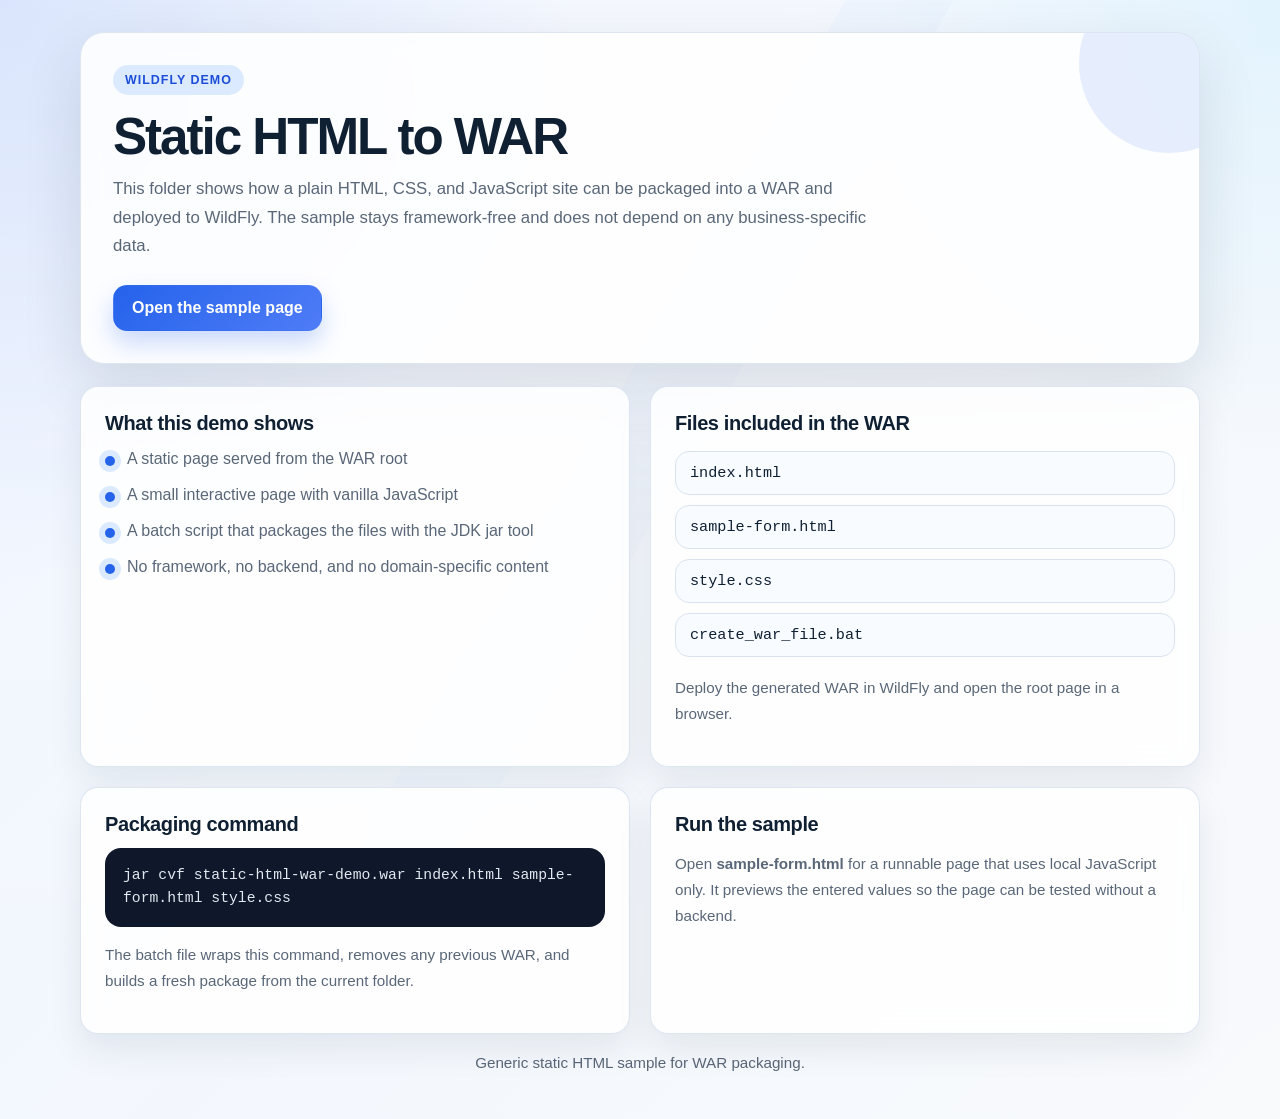
<file: index.html>
<!DOCTYPE html>
<html lang="en">
<head>
    <meta charset="UTF-8">
    <meta name="viewport" content="width=device-width, initial-scale=1.0">
    <title>Static HTML to WAR Demo</title>
    <link rel="stylesheet" href="style.css">
</head>
<body>
    <div class="page-shell">
        <header class="hero">
            <span class="eyebrow">WildFly demo</span>
            <h1>Static HTML to WAR</h1>
            <p class="lead">
                This folder shows how a plain HTML, CSS, and JavaScript site can be packaged into a WAR and deployed to WildFly.
                The sample stays framework-free and does not depend on any business-specific data.
            </p>
            <div class="hero-actions">
                <a class="btn-link btn-primary-link" href="sample-form.html">Open the sample page</a>
            </div>
        </header>

        <main class="grid">
            <section class="panel">
                <h2>What this demo shows</h2>
                <ul class="checklist">
                    <li>A static page served from the WAR root</li>
                    <li>A small interactive page with vanilla JavaScript</li>
                    <li>A batch script that packages the files with the JDK jar tool</li>
                    <li>No framework, no backend, and no domain-specific content</li>
                </ul>
            </section>

            <section class="panel">
                <h2>Files included in the WAR</h2>
                <div class="file-list">
                    <div>index.html</div>
                    <div>sample-form.html</div>
                    <div>style.css</div>
                    <div>create_war_file.bat</div>
                </div>
                <p class="note">Deploy the generated WAR in WildFly and open the root page in a browser.</p>
            </section>

            <section class="panel">
                <h2>Packaging command</h2>
                <pre class="code-block">jar cvf static-html-war-demo.war index.html sample-form.html style.css</pre>
                <p class="note">
                    The batch file wraps this command, removes any previous WAR, and builds a fresh package from the current folder.
                </p>
            </section>

            <section class="panel">
                <h2>Run the sample</h2>
                <p class="note">
                    Open <strong>sample-form.html</strong> for a runnable page that uses local JavaScript only.
                    It previews the entered values so the page can be tested without a backend.
                </p>
            </section>
        </main>

        <footer class="footer">Generic static HTML sample for WAR packaging.</footer>
    </div>
</body>
</html>
</file>
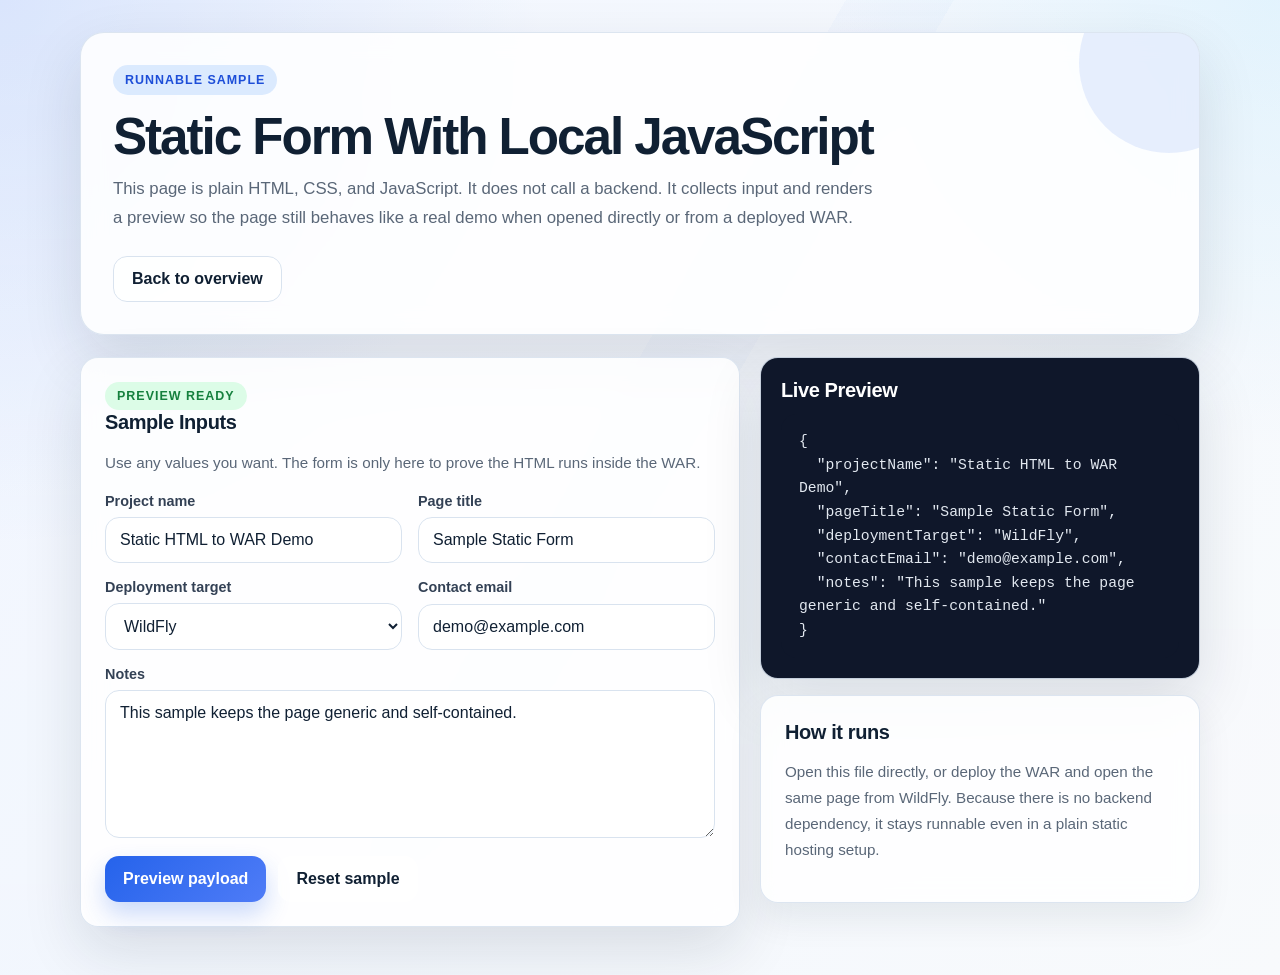
<file: sample-form.html>
<!DOCTYPE html>
<html lang="en">
<head>
    <meta charset="UTF-8">
    <meta name="viewport" content="width=device-width, initial-scale=1.0">
    <title>Sample Static Form</title>
    <link rel="stylesheet" href="style.css">
</head>
<body>
    <div class="page-shell">
        <header class="hero">
            <span class="eyebrow">Runnable sample</span>
            <h1>Static Form With Local JavaScript</h1>
            <p class="lead">
                This page is plain HTML, CSS, and JavaScript. It does not call a backend.
                It collects input and renders a preview so the page still behaves like a real demo when opened directly or from a deployed WAR.
            </p>
            <div class="hero-actions">
                <a class="btn-link btn-secondary-link" href="index.html">Back to overview</a>
            </div>
        </header>

        <section class="form-layout">
            <form id="sampleForm" class="form-card">
                <div class="status-pill" id="statusPill">Ready</div>
                <h2>Sample Inputs</h2>
                <p class="small-copy">Use any values you want. The form is only here to prove the HTML runs inside the WAR.</p>

                <div class="form-grid">
                    <div class="field">
                        <label for="projectName">Project name</label>
                        <input id="projectName" name="projectName" type="text" value="Static HTML to WAR Demo" required>
                    </div>

                    <div class="field">
                        <label for="pageTitle">Page title</label>
                        <input id="pageTitle" name="pageTitle" type="text" value="Sample Static Form" required>
                    </div>

                    <div class="field">
                        <label for="deploymentTarget">Deployment target</label>
                        <select id="deploymentTarget" name="deploymentTarget">
                            <option value="WildFly" selected>WildFly</option>
                            <option value="Other Servlet Container">Other Servlet Container</option>
                            <option value="Local browser only">Local browser only</option>
                        </select>
                    </div>

                    <div class="field">
                        <label for="contactEmail">Contact email</label>
                        <input id="contactEmail" name="contactEmail" type="email" value="demo@example.com" required>
                    </div>

                    <div class="field full">
                        <label for="notes">Notes</label>
                        <textarea id="notes" name="notes">This sample keeps the page generic and self-contained.</textarea>
                    </div>
                </div>

                <div class="actions">
                    <button class="primary" type="submit">Preview payload</button>
                    <button class="secondary" type="button" id="resetButton">Reset sample</button>
                </div>
            </form>

            <aside class="preview">
                <div class="preview-box">
                    <h2>Live Preview</h2>
                    <pre class="code-block" id="previewOutput">Waiting for input...</pre>
                </div>

                <div class="panel">
                    <h2>How it runs</h2>
                    <p class="small-copy">
                        Open this file directly, or deploy the WAR and open the same page from WildFly.
                        Because there is no backend dependency, it stays runnable even in a plain static hosting setup.
                    </p>
                </div>
            </aside>
        </section>
    </div>

    <script>
        const form = document.getElementById('sampleForm');
        const previewOutput = document.getElementById('previewOutput');
        const statusPill = document.getElementById('statusPill');
        const resetButton = document.getElementById('resetButton');

        function renderPreview() {
            const payload = {
                projectName: document.getElementById('projectName').value.trim(),
                pageTitle: document.getElementById('pageTitle').value.trim(),
                deploymentTarget: document.getElementById('deploymentTarget').value,
                contactEmail: document.getElementById('contactEmail').value.trim(),
                notes: document.getElementById('notes').value.trim()
            };

            previewOutput.textContent = JSON.stringify(payload, null, 2);
            statusPill.textContent = 'Preview ready';
            statusPill.classList.add('ready');
        }

        form.addEventListener('submit', function (event) {
            event.preventDefault();
            renderPreview();
        });

        resetButton.addEventListener('click', function () {
            form.reset();
            previewOutput.textContent = 'Waiting for input...';
            statusPill.textContent = 'Ready';
            statusPill.classList.remove('ready');
        });

        renderPreview();
    </script>
</body>
</html>
</file>
<file: style.css>
:root {
    --bg-start: #eef4ff;
    --bg-end: #f8fafc;
    --surface: rgba(255, 255, 255, 0.86);
    --surface-strong: #ffffff;
    --text: #102033;
    --muted: #5a6778;
    --line: #d9e3ef;
    --accent: #2563eb;
    --accent-dark: #1d4ed8;
    --accent-soft: #dbeafe;
    --success: #15803d;
    --shadow: 0 24px 60px rgba(16, 32, 51, 0.12);
    --radius-xl: 24px;
    --radius-lg: 18px;
}

* {
    box-sizing: border-box;
}

html {
    scroll-behavior: smooth;
}

body {
    margin: 0;
    min-height: 100vh;
    font-family: "Segoe UI", Tahoma, Geneva, Verdana, sans-serif;
    color: var(--text);
    background:
        radial-gradient(circle at top left, rgba(37, 99, 235, 0.16), transparent 34%),
        radial-gradient(circle at top right, rgba(56, 189, 248, 0.14), transparent 28%),
        linear-gradient(135deg, var(--bg-start), var(--bg-end));
}

body::before {
    content: "";
    position: fixed;
    inset: 0;
    pointer-events: none;
    background:
        linear-gradient(rgba(255, 255, 255, 0.28), rgba(255, 255, 255, 0.28)),
        linear-gradient(120deg, transparent 0 47%, rgba(37, 99, 235, 0.04) 47% 53%, transparent 53% 100%);
    mask-image: linear-gradient(to bottom, rgba(0, 0, 0, 0.9), rgba(0, 0, 0, 0.35));
}

a {
    color: inherit;
    text-decoration: none;
}

.page-shell {
    position: relative;
    width: min(1120px, calc(100% - 32px));
    margin: 0 auto;
    padding: 32px 0 48px;
}

.hero,
.panel,
.form-card,
.preview-box {
    border: 1px solid rgba(217, 227, 239, 0.9);
    backdrop-filter: blur(12px);
}

.hero {
    position: relative;
    overflow: hidden;
    padding: 32px;
    border-radius: var(--radius-xl);
    background: var(--surface);
    box-shadow: var(--shadow);
}

.hero::after {
    content: "";
    position: absolute;
    right: -60px;
    top: -60px;
    width: 180px;
    height: 180px;
    border-radius: 50%;
    background: rgba(37, 99, 235, 0.1);
}

.eyebrow {
    display: inline-flex;
    align-items: center;
    gap: 8px;
    padding: 8px 12px;
    border-radius: 999px;
    background: var(--accent-soft);
    color: var(--accent-dark);
    font-size: 0.78rem;
    font-weight: 800;
    letter-spacing: 0.08em;
    text-transform: uppercase;
}

h1 {
    margin: 16px 0 12px;
    font-size: clamp(2.2rem, 4vw, 4rem);
    line-height: 1.02;
    letter-spacing: -0.04em;
}

h2 {
    margin-top: 0;
    margin-bottom: 12px;
    font-size: 1.25rem;
    line-height: 1.2;
    letter-spacing: -0.02em;
}

.lead,
.small-copy,
.note {
    line-height: 1.7;
}

.lead {
    max-width: 760px;
    margin: 0;
    color: var(--muted);
    font-size: 1.05rem;
}

.small-copy,
.note {
    color: var(--muted);
    font-size: 0.95rem;
}

.hero-actions {
    display: flex;
    flex-wrap: wrap;
    gap: 12px;
    margin-top: 24px;
}

.btn-link,
button.primary,
button.secondary {
    display: inline-flex;
    align-items: center;
    justify-content: center;
    min-height: 46px;
    padding: 0 18px;
    border-radius: 14px;
    border: 1px solid transparent;
    font-weight: 700;
    transition: transform 0.2s ease, box-shadow 0.2s ease, background-color 0.2s ease, border-color 0.2s ease;
}

.btn-link:hover,
button.primary:hover,
button.secondary:hover {
    transform: translateY(-1px);
}

.btn-primary-link,
button.primary {
    background: linear-gradient(135deg, var(--accent), #4f7cf7);
    color: #ffffff;
    box-shadow: 0 12px 24px rgba(37, 99, 235, 0.24);
}

.btn-secondary-link,
button.secondary {
    background: rgba(255, 255, 255, 0.72);
    border-color: var(--line);
    color: var(--text);
}

.grid {
    display: grid;
    grid-template-columns: repeat(2, minmax(0, 1fr));
    gap: 20px;
    margin-top: 22px;
}

.panel {
    padding: 24px;
    border-radius: var(--radius-lg);
    background: var(--surface);
    box-shadow: 0 16px 35px rgba(16, 32, 51, 0.08);
}

.checklist {
    list-style: none;
    padding: 0;
    margin: 0;
    display: grid;
    gap: 12px;
}

.checklist li {
    display: flex;
    gap: 12px;
    color: var(--muted);
    line-height: 1.5;
}

.checklist li::before {
    content: "";
    flex: 0 0 auto;
    width: 10px;
    height: 10px;
    margin-top: 0.55rem;
    border-radius: 50%;
    background: var(--accent);
    box-shadow: 0 0 0 6px var(--accent-soft);
}

.file-list {
    display: grid;
    gap: 10px;
    margin: 16px 0 18px;
}

.file-list div {
    padding: 12px 14px;
    border-radius: 14px;
    border: 1px solid var(--line);
    background: #f8fbff;
    font-family: Consolas, "Cascadia Mono", monospace;
    font-size: 0.95rem;
}

.code-block {
    margin: 0;
    padding: 16px 18px;
    border-radius: 16px;
    background: #0f172a;
    color: #e2e8f0;
    white-space: pre-wrap;
    word-break: break-word;
    overflow-x: auto;
    font-family: Consolas, "Cascadia Mono", monospace;
    font-size: 0.92rem;
    line-height: 1.6;
}

.footer {
    margin-top: 20px;
    color: var(--muted);
    font-size: 0.95rem;
    text-align: center;
}

.form-layout {
    display: grid;
    grid-template-columns: minmax(0, 1.35fr) minmax(320px, 0.9fr);
    gap: 20px;
    margin-top: 22px;
    align-items: start;
}

.form-card,
.preview-box {
    background: var(--surface);
    box-shadow: var(--shadow);
}

.form-card {
    padding: 24px;
    border-radius: var(--radius-lg);
}

.preview {
    position: sticky;
    top: 20px;
    display: grid;
    gap: 16px;
}

.preview-box {
    padding: 20px;
    border-radius: 18px;
    background: #0f172a;
    color: #e2e8f0;
}

.preview-box h2 {
    color: #ffffff;
}

.status-pill {
    display: inline-flex;
    align-items: center;
    justify-content: center;
    padding: 7px 12px;
    border-radius: 999px;
    background: #e2e8f0;
    color: #334155;
    font-size: 0.78rem;
    font-weight: 800;
    letter-spacing: 0.08em;
    text-transform: uppercase;
}

.status-pill.ready {
    background: #dcfce7;
    color: var(--success);
}

.form-grid {
    display: grid;
    grid-template-columns: repeat(2, minmax(0, 1fr));
    gap: 16px;
    margin-top: 18px;
}

.field {
    display: grid;
    gap: 8px;
}

.field.full {
    grid-column: 1 / -1;
}

label {
    font-size: 0.9rem;
    font-weight: 700;
    color: #334155;
}

input,
textarea,
select {
    width: 100%;
    padding: 13px 14px;
    border-radius: 14px;
    border: 1px solid var(--line);
    background: #ffffff;
    color: var(--text);
    font: inherit;
    transition: border-color 0.2s ease, box-shadow 0.2s ease, transform 0.2s ease;
}

input:focus,
textarea:focus,
select:focus {
    outline: none;
    border-color: rgba(37, 99, 235, 0.6);
    box-shadow: 0 0 0 4px rgba(37, 99, 235, 0.14);
}

textarea {
    min-height: 148px;
    resize: vertical;
}

.actions {
    display: flex;
    flex-wrap: wrap;
    gap: 12px;
    margin-top: 18px;
}

button {
    font: inherit;
    cursor: pointer;
}

button.primary,
button.secondary {
    border: 0;
}

@media (max-width: 900px) {
    .grid,
    .form-layout,
    .form-grid {
        grid-template-columns: 1fr;
    }

    .preview {
        position: static;
    }
}

@media (max-width: 640px) {
    .page-shell {
        width: calc(100% - 20px);
        padding-top: 20px;
    }

    .hero,
    .panel,
    .form-card,
    .preview-box {
        padding: 20px;
    }

    h1 {
        font-size: 2rem;
    }

    .hero-actions,
    .actions {
        flex-direction: column;
    }

    .btn-link,
    button.primary,
    button.secondary {
        width: 100%;
    }
}
</file>
